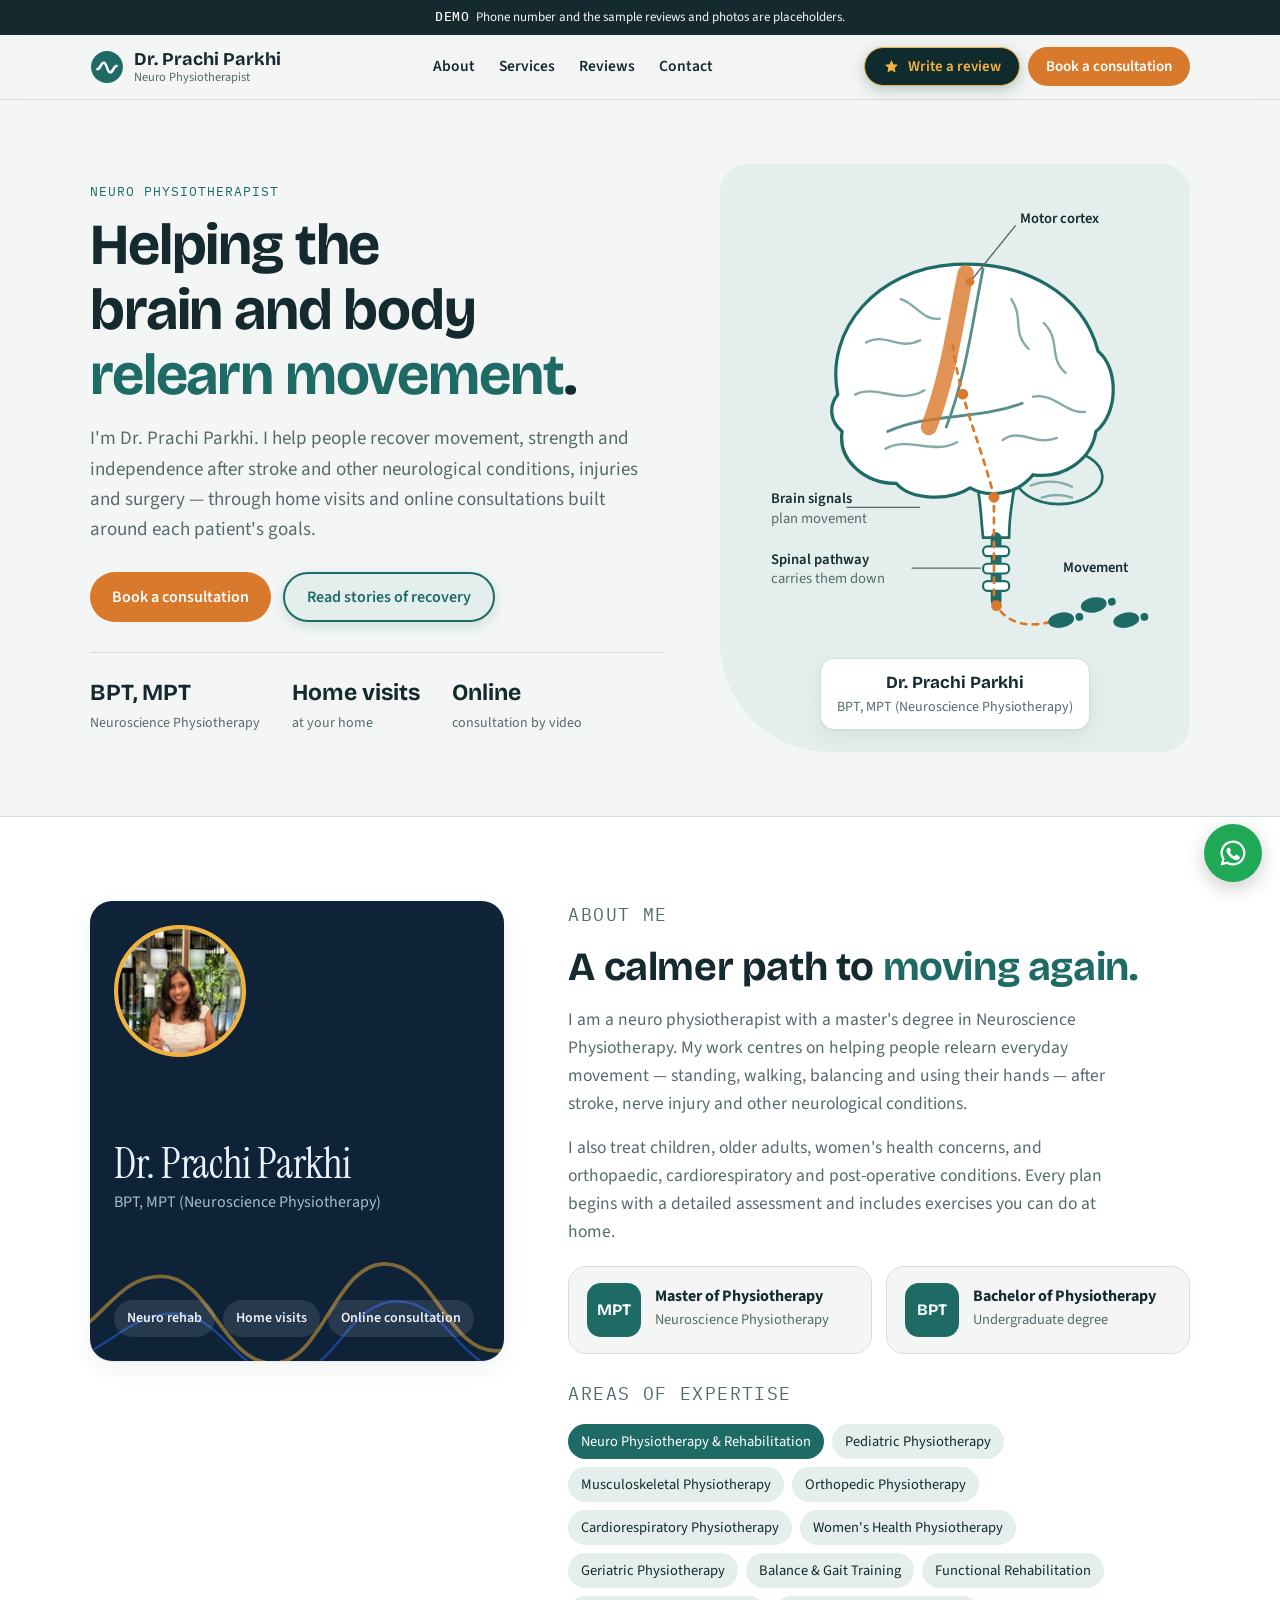
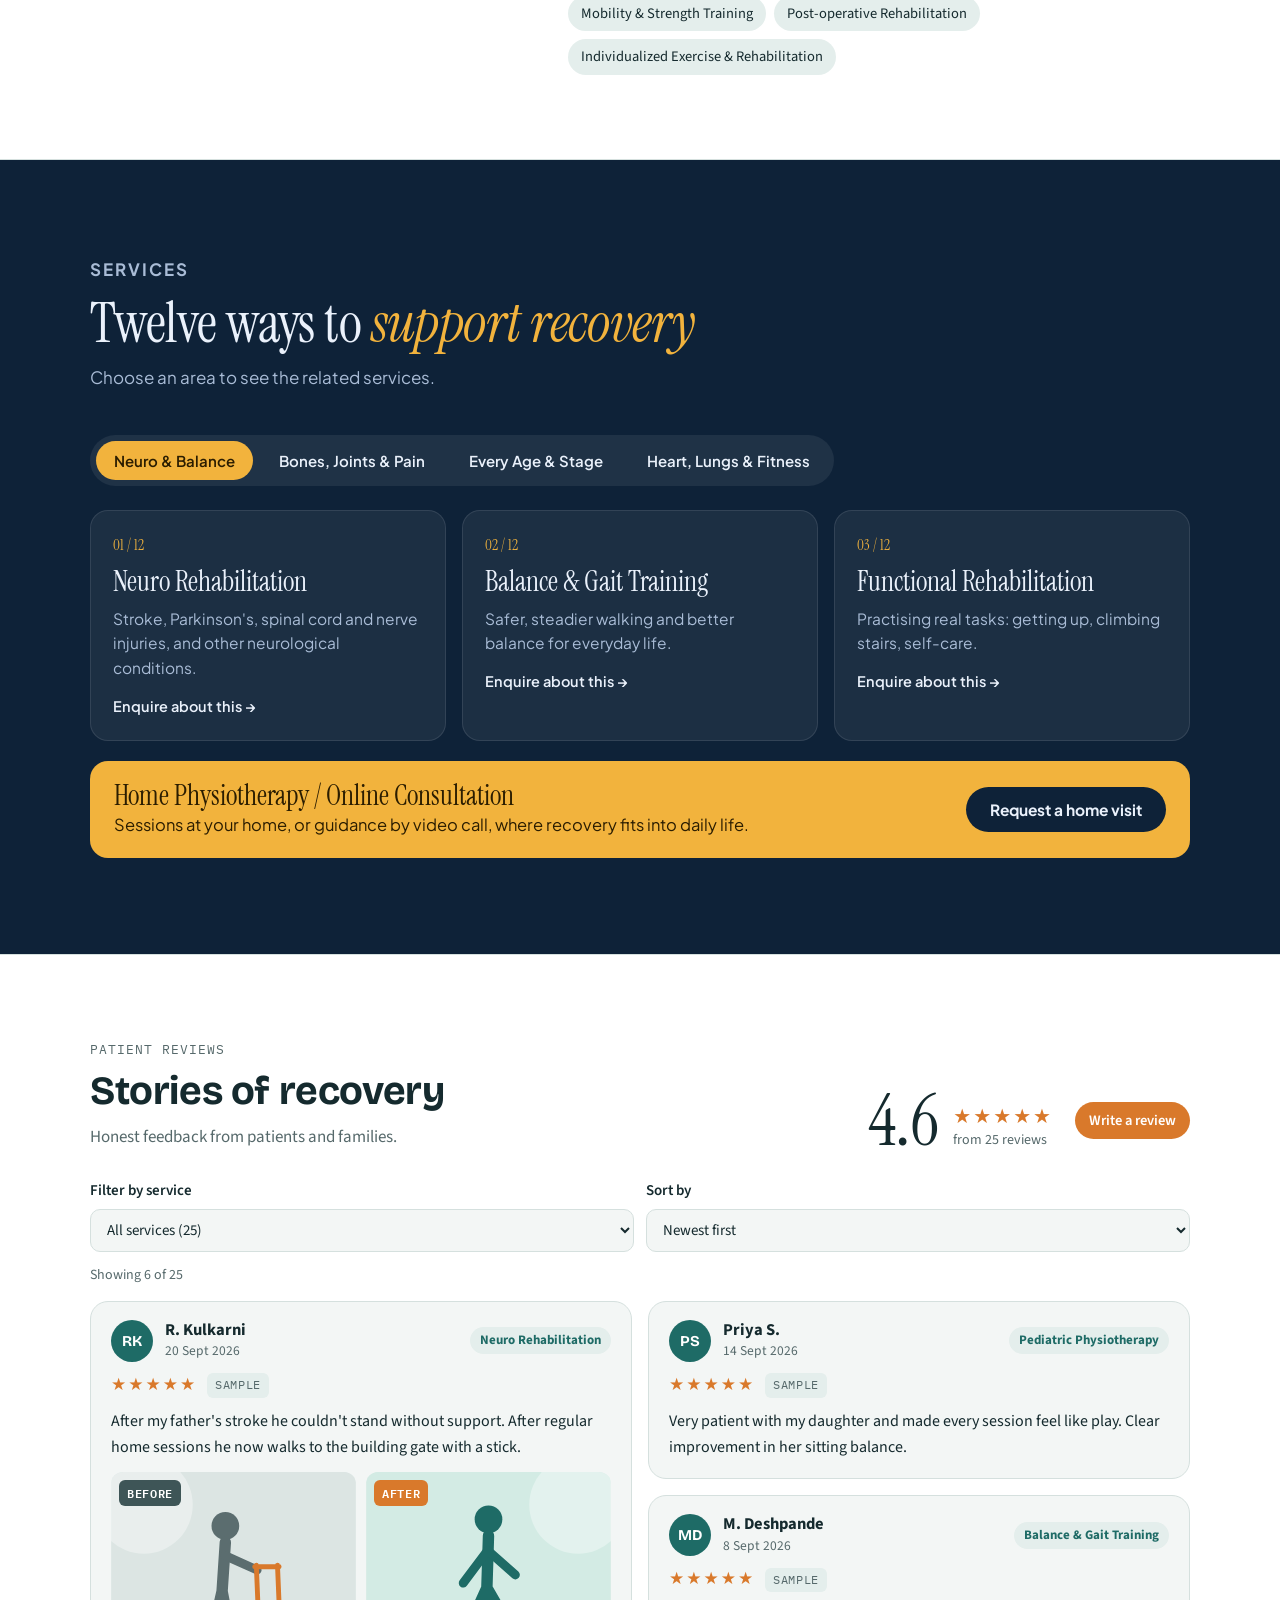
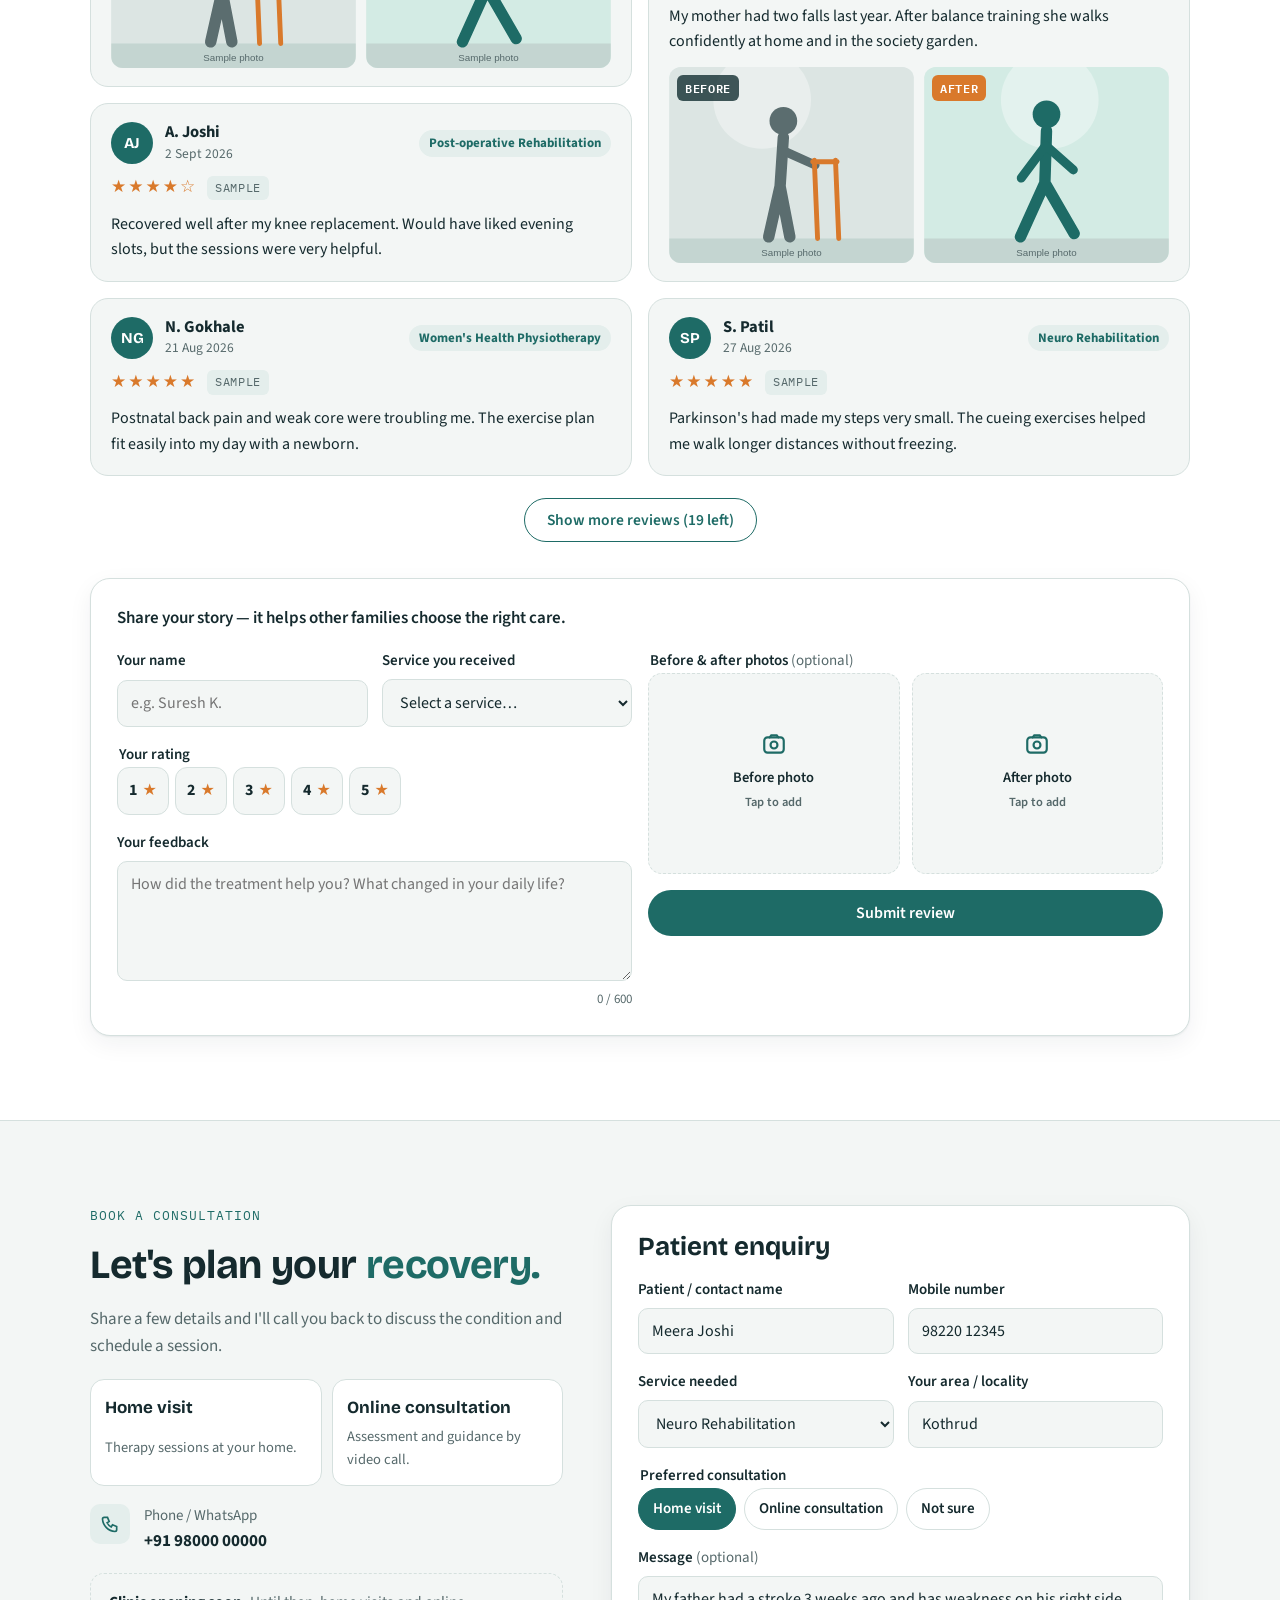
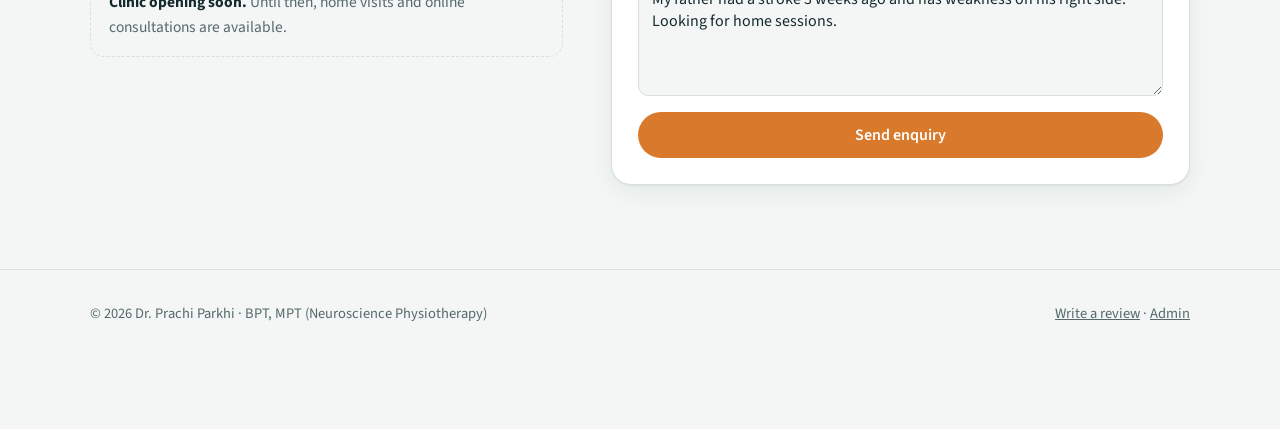
<file: index.html>
<!doctype html>
<html lang="en">
<head>
  <meta charset="utf-8">
  <meta name="viewport" content="width=device-width, initial-scale=1, viewport-fit=cover">
  <title>Dr. Prachi Parkhi Physiotherapy</title>
  <meta name="description" content="Dr. Prachi Parkhi — Neuro Physiotherapist (BPT, MPT Neuroscience Physiotherapy). Neuro rehabilitation for stroke, Parkinson's, spinal cord and brain injury, plus paediatric, orthopaedic, geriatric and women's health physiotherapy. Home visits and online consultation.">
  <meta name="keywords" content="Dr. Prachi Parkhi, neuro physiotherapist, neuro rehabilitation, stroke rehabilitation, Parkinson's physiotherapy, home physiotherapy, online physiotherapy consultation, paediatric physiotherapy, orthopaedic physiotherapy, geriatric physiotherapy, women's health physiotherapy">
  <meta property="og:title" content="Dr. Prachi Parkhi — Neuro Physiotherapist">
  <meta property="og:description" content="Neuro rehabilitation and complete physiotherapy care. Home visits and online consultation. Read stories of recovery and book a consultation.">
  <meta property="og:url" content="https://www.example.com/">
  <meta property="og:type" content="website">
  <link rel="canonical" href="https://www.example.com/">
  <link rel="icon" href="favicon.svg" type="image/svg+xml">
  <link rel="manifest" href="site.webmanifest">
  <meta name="theme-color" content="#1E6B66">
  <link rel="preconnect" href="https://fonts.googleapis.com">
  <link rel="preconnect" href="https://fonts.gstatic.com" crossorigin>
  <link rel="stylesheet" href="https://fonts.googleapis.com/css2?family=Bricolage+Grotesque:opsz,wght@12..96,500;12..96,700&family=Instrument+Serif:ital@0;1&family=Plus+Jakarta+Sans:wght@400;600;700&family=Source+Sans+3:wght@400;600;700&family=IBM+Plex+Mono:wght@400;500&display=swap">
  <link rel="stylesheet" href="style.css">
  <script type="application/ld+json">
{
  "@context": "https://schema.org",
  "@type": "Physiotherapy",
  "name": "Dr. Prachi Parkhi — Neuro Physiotherapist",
  "description": "Neuro physiotherapy and rehabilitation, with paediatric, orthopaedic & MSK, cardiorespiratory, women's health and geriatric physiotherapy. Home visits and online consultation.",
  "medicalSpecialty": "Neurologic",
  "employee": {"@type":"Person","name":"Dr. Prachi Parkhi","jobTitle":"Neuro Physiotherapist","hasCredential":["BPT","MPT (Neuroscience Physiotherapy)"]},
  "availableService": [
    {"@type":"MedicalTherapy","name":"Neuro Rehabilitation"},
    {"@type":"MedicalTherapy","name":"Balance & Gait Training"},
    {"@type":"MedicalTherapy","name":"Functional Rehabilitation"},
    {"@type":"MedicalTherapy","name":"Orthopedic & MSK Rehabilitation"},
    {"@type":"MedicalTherapy","name":"Pain Management"},
    {"@type":"MedicalTherapy","name":"Post-operative Rehabilitation"},
    {"@type":"MedicalTherapy","name":"Pediatric Physiotherapy"},
    {"@type":"MedicalTherapy","name":"Women's Health Physiotherapy"},
    {"@type":"MedicalTherapy","name":"Geriatric Physiotherapy"},
    {"@type":"MedicalTherapy","name":"Cardiorespiratory Physiotherapy"},
    {"@type":"MedicalTherapy","name":"Strength & Conditioning"},
    {"@type":"MedicalTherapy","name":"Home Physiotherapy / Online Consultation"}
  ]
}
</script>
</head>
<body>
<div class="demo" role="note"><b>DEMO</b>Phone number and the sample reviews and photos are placeholders.</div>

<header class="nav">
  <div class="wrap bar">
    <a class="brand" href="#top" aria-label="Dr. Prachi Parkhi, home">
      <svg width="34" height="34" viewBox="0 0 32 32" aria-hidden="true"><circle cx="16" cy="16" r="15" fill="var(--primary)"/><path d="M7 18c3 0 3-6 6-6s3 9 6 9 3-6 6-6" fill="none" stroke="var(--primary-ink)" stroke-width="2.4" stroke-linecap="round"/></svg>
      <span class="bt"><strong>Dr. Prachi Parkhi</strong><small>Neuro Physiotherapist</small></span>
    </a>
    <nav aria-label="Main"><ul class="desk">
      <li><a href="#about">About</a></li>
      <li><a href="#services">Services</a></li>
      <li><a href="#reviews">Reviews</a></li>
      <li><a href="#contact">Contact</a></li>
    </ul></nav>
    <div class="nav-end">
      <a class="btn btn-review" href="#reviewForm"><svg width="17" height="17" viewBox="0 0 24 24" aria-hidden="true"><path fill="currentColor" d="M12 2.8l2.8 5.9 6.4.8-4.7 4.4 1.2 6.4L12 17.2l-5.7 3.1 1.2-6.4-4.7-4.4 6.4-.8z"/></svg><span class="full">Write a review</span><span class="short">Review</span></a>
      <a class="btn btn-accent btn-book" href="#contact">Book a consultation</a>
      <button class="menu-btn" id="menuBtn" type="button" aria-expanded="false" aria-controls="mobileMenu" aria-label="Open menu">
        <svg width="22" height="22" viewBox="0 0 24 24" fill="none" stroke="currentColor" stroke-width="2.2" stroke-linecap="round"><path id="menuIco" d="M4 7h16M4 12h16M4 17h16"/></svg>
      </button>
    </div>
  </div>
  <div class="mobile-menu" id="mobileMenu" hidden>
    <ul class="wrap" style="list-style:none;margin:0">
      <li><a href="#about">About</a></li>
      <li><a href="#services">Services</a></li>
      <li><a href="#reviews">Reviews</a></li>
      <li><a href="#reviewForm" class="mm-review">★ Write a review</a></li>
      <li><a href="#contact">Book a consultation</a></li>
    </ul>
  </div>
</header>

<main id="top">
  <section class="hero">
    <div class="wrap">
      <div>
        <p class="label">Neuro Physiotherapist</p>
        <h1>Helping the brain and body <em>relearn movement</em>.</h1>
        <p class="lede">I'm Dr. Prachi Parkhi. I help people recover movement, strength and independence after stroke and other neurological conditions, injuries and surgery — through home visits and online consultations built around each patient's goals.</p>
        <div class="ctas">
          <a class="btn btn-accent" href="#contact">Book a consultation</a>
          <a class="btn btn-outline" href="#reviews">Read stories of recovery</a>
        </div>
        <div class="facts">
          <div><strong>BPT, MPT</strong><span>Neuroscience Physiotherapy</span></div>
          <div><strong>Home visits</strong><span>at your home</span></div>
          <div><strong>Online</strong><span>consultation by video</span></div>
        </div>
      </div>
      <figure class="portrait" style="margin:0">
        <svg id="brainSvg" viewBox="0 0 400 430" role="img" aria-label="Illustration: the brain's motor cortex sends signals down the spinal cord to the legs, producing a step forward">
          <ellipse class="b-cereb" cx="296" cy="272" rx="40" ry="25"/>
          <path class="b-gyri" d="M266 268c10-6 22-6 32 0M270 280c12-5 26-5 38 1M280 291c9-3 19-3 28 0"/>
          <path class="b-stem" d="M220 276c4 20 4 34 6 52h24c0-18 2-32 6-52z"/>
          <path class="b-brain" d="M92 196C80 136 128 80 200 76c62-4 118 26 132 80 18 14 20 56-2 74-4 26-30 44-58 40-14 18-40 22-58 12-18 12-54 12-68-4-30 0-54-22-50-48-12-10-12-24-4-34z"/>
          <path class="b-gyri" d="M118 148c18-10 30 8 50-2M108 196c20-10 40 10 64-4M136 246c20-12 44 6 66-6M252 108c12 18 0 30 16 46M282 130c16 16 4 32 20 46M272 198c20-4 30 16 48 14M244 238c16-12 30 6 50-2M150 108c14 4 20 20 36 18"/>
          <path class="b-sulcus" d="M138 230c42-18 82-10 124-26"/>
          <path class="b-motor" d="M210 84c-10 48-16 96-34 142"/>
          <path class="b-sulcus" d="M226 80c-10 50-16 100-34 146"/>
          <path class="b-cord" d="M238 328v58"/>
          <rect class="b-vert" x="226" y="336" width="24" height="9" rx="4"/>
          <rect class="b-vert" x="226" y="352" width="24" height="9" rx="4"/>
          <rect class="b-vert" x="226" y="368" width="24" height="9" rx="4"/>
          <path class="b-tract" id="tract" d="M198 150c6 50 26 92 38 140v96c8 18 26 26 50 20"/>
          <circle class="b-pulse" r="5"><animateMotion dur="2.6s" repeatCount="indefinite" begin="0s"><mpath href="#tract"/></animateMotion></circle>
          <circle class="b-pulse" r="0"><set attributeName="r" to="5" begin="0.87s"/><animateMotion dur="2.6s" repeatCount="indefinite" begin="0.87s"><mpath href="#tract"/></animateMotion></circle>
          <circle class="b-pulse" r="0"><set attributeName="r" to="5" begin="1.73s"/><animateMotion dur="2.6s" repeatCount="indefinite" begin="1.73s"><mpath href="#tract"/></animateMotion></circle>
          <g class="b-foot">
            <g transform="rotate(80 298 404)"><ellipse cx="298" cy="404" rx="7" ry="12"/><circle cx="298" cy="387" r="3.6"/></g>
            <g transform="rotate(80 328 390)"><ellipse cx="328" cy="390" rx="7" ry="12"/><circle cx="328" cy="373" r="3.6"/></g>
            <g transform="rotate(80 358 404)"><ellipse cx="358" cy="404" rx="7" ry="12"/><circle cx="358" cy="387" r="3.6"/></g>
          </g>
          <path class="b-lead" d="M214 92L256 40"/><circle class="b-dot" cx="214" cy="92" r="4"/>
          <text class="b-lbl" x="260" y="38">Motor cortex</text>
          <path class="b-lead" d="M100 300L168 300"/>
          <text class="b-lbl" x="30" y="296">Brain signals</text>
          <text class="b-lbl" x="30" y="314" style="font-weight:400;fill:var(--muted)">plan movement</text>
          <path class="b-lead" d="M224 356L160 356"/>
          <text class="b-lbl" x="30" y="352">Spinal pathway</text>
          <text class="b-lbl" x="30" y="370" style="font-weight:400;fill:var(--muted)">carries them down</text>
          <text class="b-lbl" x="300" y="360">Movement</text>
        </svg>
        <figcaption class="ph"><strong>Dr. Prachi Parkhi</strong><span>BPT, MPT (Neuroscience Physiotherapy)</span></figcaption>
      </figure>
    </div>
  </section>

  <section class="about" id="about">
    <div class="wrap about-grid">
      <aside class="id-card" aria-label="Profile">
        <img class="id-photo" src="prachi-parkhi.jpg" alt="Dr. Prachi Parkhi, Neuro Physiotherapist" width="132" height="132">
        <div>
          <div class="nm">Dr. Prachi Parkhi</div>
          <div class="deg">BPT, MPT (Neuroscience Physiotherapy)</div>
        </div>
                <div class="badges"><span>Neuro rehab</span><span>Home visits</span><span>Online consultation</span></div>
        <svg class="wave" viewBox="0 0 400 120" aria-hidden="true"><path d="M0 80 C40 80 50 30 90 30 S140 100 180 100 230 20 270 20 320 90 360 90 390 60 400 60" fill="none" stroke="var(--b-sun)" stroke-width="3" stroke-linecap="round" opacity=".55"/><path d="M0 100 C40 100 60 60 100 60 S150 110 190 110 240 50 280 50 330 105 370 105 400 90 400 90" fill="none" stroke="var(--b-blue)" stroke-width="2" stroke-linecap="round" opacity=".7"/></svg>
      </aside>
      <div class="about-text">
        <p class="label">About me</p>
        <h2>A calmer path to <i>moving again.</i></h2>
        <p>I am a neuro physiotherapist with a master's degree in Neuroscience Physiotherapy. My work centres on helping people relearn everyday movement — standing, walking, balancing and using their hands — after stroke, nerve injury and other neurological conditions.</p>
        <p>I also treat children, older adults, women's health concerns, and orthopaedic, cardiorespiratory and post-operative conditions. Every plan begins with a detailed assessment and includes exercises you can do at home.</p>
        <div class="quals">
          <div class="qual"><span class="d">MPT</span><span><b>Master of Physiotherapy</b><small>Neuroscience Physiotherapy</small></span></div>
          <div class="qual"><span class="d">BPT</span><span><b>Bachelor of Physiotherapy</b><small>Undergraduate degree</small></span></div>
        </div>
        <p class="label exp-title">Areas of expertise</p>
        <div class="chips">
          <span class="chip key">Neuro Physiotherapy & Rehabilitation</span>
          <span class="chip">Pediatric Physiotherapy</span>
          <span class="chip">Musculoskeletal Physiotherapy</span>
          <span class="chip">Orthopedic Physiotherapy</span>
          <span class="chip">Cardiorespiratory Physiotherapy</span>
          <span class="chip">Women's Health Physiotherapy</span>
          <span class="chip">Geriatric Physiotherapy</span>
          <span class="chip">Balance & Gait Training</span>
          <span class="chip">Functional Rehabilitation</span>
          <span class="chip">Mobility & Strength Training</span>
          <span class="chip">Post-operative Rehabilitation</span>
          <span class="chip">Individualized Exercise & Rehabilitation</span>
        </div>
      </div>
    </div>
  </section>

  <section class="services" id="services">
    <div class="wrap">
      <div class="b-head">
        <p class="b-eyebrow">Services</p>
        <h2>Twelve ways to <i>support recovery</i></h2>
        <p>Choose an area to see the related services.</p>
      </div>
      <div class="tabs-scroll"><div class="tabs" role="tablist" aria-label="Service areas" id="tabs"></div></div>
      <div class="svc-row" id="svcPanel" role="tabpanel"></div>
      <div class="home-band">
        <div><strong>Home Physiotherapy / Online Consultation</strong><span>Sessions at your home, or guidance by video call, where recovery fits into daily life.</span></div>
        <a class="btn" href="#contact" data-svc="Home Physiotherapy / Online Consultation">Request a home visit</a>
      </div>
    </div>
  </section>

  <section class="reviews" id="reviews">
    <div class="wrap">
      <div class="rev-top">
        <div class="sec-head" style="margin:0">
          <p class="label">Patient reviews</p>
          <h2>Stories of recovery</h2>
          <p>Honest feedback from patients and families.</p>
        </div>
        <div class="score-b" aria-live="polite">
          <b id="avg">4.6</b>
          <div><div class="st" id="avgStars" aria-hidden="true">★★★★★</div><small id="count">from 25 reviews</small></div>
          <a class="btn btn-accent btn-sm" href="#reviewForm">Write a review</a>
        </div>
      </div>

      <div class="rev-list-col">
        <div class="rev-tools">
          <div class="field"><label for="fSvc">Filter by service</label><select id="fSvc"></select></div>
          <div class="field"><label for="fSort">Sort by</label><select id="fSort"><option value="new">Newest first</option><option value="high">Highest rating</option><option value="low">Lowest rating</option><option value="photos">With photos first</option></select></div>
          <span class="rev-shown" id="revShown" aria-live="polite"></span>
        </div>
        <div class="rev-list" id="revList"></div>
      </div>

      <form class="card-form rv-form" id="reviewForm" novalidate>
        <div class="rf-head">
          <div class="review-intro">
            <p class="label">Dr. Prachi Parkhi · Neuro Physiotherapist</p>
            <small>Thank you for taking a minute to share your experience.</small>
          </div>
          <p class="hint">Share your story — it helps other families choose the right care.</p>
        </div>
        <div class="rf-a">
          <div class="row2">
            <div class="field"><label for="rvName">Your name</label><input type="text" id="rvName" autocomplete="name" maxlength="60" placeholder="e.g. Suresh K."></div>
            <div class="field"><label for="rvSvc">Service you received</label><select id="rvSvc"><option value="">Select a service…</option></select></div>
          </div>
          <fieldset class="field">
            <legend>Your rating</legend>
            <div class="rate-row">
              <div class="rate">
                <input type="radio" name="rating" id="r1" value="1"><label for="r1">1<span>★</span></label>
                <input type="radio" name="rating" id="r2" value="2"><label for="r2">2<span>★</span></label>
                <input type="radio" name="rating" id="r3" value="3"><label for="r3">3<span>★</span></label>
                <input type="radio" name="rating" id="r4" value="4"><label for="r4">4<span>★</span></label>
                <input type="radio" name="rating" id="r5" value="5"><label for="r5">5<span>★</span></label>
              </div>
              <span class="rate-word" id="rateWord"></span>
            </div>
          </fieldset>
          <div class="field"><label for="rvText">Your feedback</label><textarea id="rvText" maxlength="600" placeholder="How did the treatment help you? What changed in your daily life?"></textarea><span class="count" id="rvCount">0 / 600</span></div>
        </div>
        <div class="rf-b">
          <fieldset class="field">
            <legend>Before & after photos <span class="opt">(optional)</span></legend>
            <div class="photos">
              <label class="drop" id="dropBefore"><input type="file" accept="image/*" id="fileBefore" aria-label="Add a before photo">
                <span><svg width="26" height="26" viewBox="0 0 24 24" fill="none" stroke="currentColor" stroke-width="2" stroke-linecap="round"><rect x="3" y="5" width="18" height="14" rx="3"/><circle cx="12" cy="12" r="3.2"/><path d="M8 5l1.5-2h5L16 5"/></svg><br><span class="t">Before photo</span><br><span class="s">Tap to add</span></span>
              </label>
              <label class="drop" id="dropAfter"><input type="file" accept="image/*" id="fileAfter" aria-label="Add an after photo">
                <span><svg width="26" height="26" viewBox="0 0 24 24" fill="none" stroke="currentColor" stroke-width="2" stroke-linecap="round"><rect x="3" y="5" width="18" height="14" rx="3"/><circle cx="12" cy="12" r="3.2"/><path d="M8 5l1.5-2h5L16 5"/></svg><br><span class="t">After photo</span><br><span class="s">Tap to add</span></span>
              </label>
            </div>
          </fieldset>
          <label class="check" id="consentRow" hidden><input type="checkbox" id="rvConsent"> I agree that these photos may be shown on this website with my review.</label>
          <p class="err" id="rvErr" hidden></p>
          <button class="btn btn-primary" type="submit" id="rvSubmit">Submit review</button>
          <div class="ok" id="rvOk" hidden><strong>Thank you for sharing your story.</strong><span>Dr. Prachi will review it shortly; it will appear on the website once approved.</span></div>
        </div>
      </form>
    </div>
  </section>

  <section class="contact" id="contact">
    <div class="wrap">
      <div class="contact-info">
        <p class="label">Book a consultation</p>
        <h2>Let's plan your <i>recovery.</i></h2>
        <p style="color:var(--muted)">Share a few details and I'll call you back to discuss the condition and schedule a session.</p>
        <div class="modes">
          <div class="mode"><b>Home visit</b><span>Therapy sessions at your home.</span></div>
          <div class="mode"><b>Online consultation</b><span>Assessment and guidance by video call.</span></div>
        </div>
        <div class="contact-line"><div class="ico"><svg width="20" height="20" viewBox="0 0 24 24" fill="none" stroke="currentColor" stroke-width="2"><path d="M5 4h4l2 5-2.5 1.5a11 11 0 0 0 5 5L15 13l5 2v4a2 2 0 0 1-2 2A16 16 0 0 1 3 6a2 2 0 0 1 2-2"/></svg></div><div><span>Phone / WhatsApp</span><strong>+91 98000 00000</strong></div></div>
        <div class="soon"><strong>Clinic opening soon.</strong> Until then, home visits and online consultations are available.</div>
      </div>

      <form class="card-form" id="enqForm" novalidate>
        <h3>Patient enquiry</h3>
        <div class="row2">
          <div class="field"><label for="eqName">Patient / contact name</label><input type="text" id="eqName" autocomplete="name" value="Meera Joshi"></div>
          <div class="field"><label for="eqPhone">Mobile number</label><input type="tel" id="eqPhone" autocomplete="tel" inputmode="tel" value="98220 12345"></div>
        </div>
        <div class="row2">
          <div class="field"><label for="eqSvc">Service needed</label><select id="eqSvc"></select></div>
          <div class="field"><label for="eqArea">Your area / locality</label><input type="text" id="eqArea" value="Kothrud"></div>
        </div>
        <fieldset class="field">
          <legend>Preferred consultation</legend>
          <div class="pills">
            <input type="radio" name="mode" id="mHome" value="Home visit" checked><label for="mHome">Home visit</label>
            <input type="radio" name="mode" id="mOnline" value="Online consultation"><label for="mOnline">Online consultation</label>
            <input type="radio" name="mode" id="mUnsure" value="Not sure"><label for="mUnsure">Not sure</label>
          </div>
        </fieldset>
        <div class="field"><label for="eqMsg">Message <span class="opt">(optional)</span></label><textarea id="eqMsg" placeholder="Brief history, when symptoms started, current difficulties…">My father had a stroke 3 weeks ago and has weakness on his right side. Looking for home sessions.</textarea></div>
        <p class="err" id="eqErr" hidden></p>
        <button class="btn btn-accent" type="submit">Send enquiry</button>
        <div class="ok" id="eqOk" hidden>
          <strong>Enquiry ready.</strong>
          <span>In this demo nothing is sent. On the live site it arrives by email; you can also send it on WhatsApp now:</span>
          <a class="btn btn-wa" id="eqWa" href="#" target="_blank" rel="noopener">Send on WhatsApp</a>
        </div>
      </form>
    </div>
  </section>
</main>

<footer>
  <div class="wrap">
    <span>© 2026 Dr. Prachi Parkhi · BPT, MPT (Neuroscience Physiotherapy)</span>
    <span><a href="#review">Write a review</a> · <a href="#admin">Admin</a></span>
  </div>
</footer>

<a class="wa-float" id="waFloat" href="#" target="_blank" rel="noopener" aria-label="Chat on WhatsApp">
  <svg width="24" height="24" viewBox="0 0 24 24" aria-hidden="true"><path fill="currentColor" d="M12 2a10 10 0 0 0-8.6 15.1L2 22l5-1.3A10 10 0 1 0 12 2Zm0 18.2a8.2 8.2 0 0 1-4.2-1.2l-.3-.2-3 .8.8-2.9-.2-.3A8.2 8.2 0 1 1 12 20.2Zm4.5-6.1c-.2-.1-1.5-.7-1.7-.8-.2-.1-.4-.1-.6.1l-.8 1c-.1.2-.3.2-.5.1a6.7 6.7 0 0 1-3.3-2.9c-.3-.4.3-.4.7-1.3.1-.2 0-.3 0-.4l-.8-1.8c-.2-.5-.4-.4-.6-.4h-.5a1 1 0 0 0-.7.3 3 3 0 0 0-.9 2.2 5.2 5.2 0 0 0 1.1 2.7 11.8 11.8 0 0 0 4.5 4c1.7.7 2.3.8 3.2.6.5-.1 1.5-.6 1.7-1.2.2-.6.2-1.1.2-1.2-.1-.1-.3-.2-.5-.3Z"/></svg>
</a>

<div class="admin" id="admin" hidden>
  <div class="wrap">
    <div class="admin-bar">
      <div><p class="label">Admin</p><h2>Review approvals</h2></div>
      <a class="btn btn-ghost btn-sm" href="#top">Back to website</a>
    </div>
    <form class="card pin" id="pinForm" novalidate>
      <h3>Enter admin PIN</h3>
      <div class="field"><label for="pinIn">PIN</label><input type="password" id="pinIn" inputmode="numeric" autocomplete="off"></div>
      <small>Demo PIN: 1234. The live site will use a proper login.</small>
      <p class="err" id="pinErr" hidden>That PIN is incorrect. Try again.</p>
      <button class="btn btn-primary" type="submit">Open admin</button>
    </form>
    <div id="adminBody" hidden>
      <div class="atabs" role="tablist">
        <button type="button" role="tab" aria-selected="true" data-t="pending">Pending<span class="c" id="cPending">0</span></button>
        <button type="button" role="tab" aria-selected="false" data-t="approved">Published</button>
      </div>
      <div class="alist" id="aList"></div>
    </div>
  </div>
</div>

<script src="main.js"></script>
</body>
</html>
</file>
<file: style.css>
/* Dr. Prachi Parkhi — site styles */
:root{padding-top:env(safe-area-inset-top,0px);padding-bottom:env(safe-area-inset-bottom,0px)}
body{margin:0}
img{max-width:100%}
:root{
  --ground:#F3F6F5; --surface:#FFFFFF; --tint:#E4EEEC;
  --ink:#152A2E; --muted:#56696B; --line:#D5E0DE;
  --primary:#1E6B66; --primary-ink:#FFFFFF;
  --accent:#D9792B; --accent-ink:#FFFFFF;
  --deep:#0F2B2D; --on-deep:#E8F2F1; --on-deep-muted:#A7BFBF; --deep-card:rgba(255,255,255,.06); --deep-line:rgba(255,255,255,.12);
  --wa:#1FA855; --star:#D9792B; --pending:#8A6A1F; --pending-bg:#F6ECD3; --err:#B83A2B; --good:#1E7B4F;
  --shadow:0 1px 2px rgba(21,42,46,.06),0 8px 24px rgba(21,42,46,.06);
  --display:"Bricolage Grotesque",ui-sans-serif,system-ui,sans-serif;
  --body:"Source Sans 3",ui-sans-serif,system-ui,"Segoe UI",sans-serif;
  --mono:"IBM Plex Mono",ui-monospace,Menlo,Consolas,monospace;
}
@media (prefers-color-scheme:dark){
  :root:not([data-theme="light"]){
    color-scheme:dark;
    --ground:#0E1719; --surface:#152226; --tint:#1A2D30;
    --ink:#E5EEED; --muted:#9DB0B1; --line:#27393C;
    --primary:#5DBDB3; --primary-ink:#0C1A1B;
    --accent:#EE9E5A; --accent-ink:#1A0F05;
    --deep:#081214; --on-deep:#E8F2F1; --on-deep-muted:#9DB5B5;
    --star:#EE9E5A; --pending:#E8C77A; --pending-bg:#3A301A; --err:#FF8A7A; --good:#6FD3A0;
    --shadow:0 1px 2px rgba(0,0,0,.3),0 8px 24px rgba(0,0,0,.25);
  }
}
:root[data-theme="dark"]{
  color-scheme:dark;
  --ground:#0E1719; --surface:#152226; --tint:#1A2D30;
  --ink:#E5EEED; --muted:#9DB0B1; --line:#27393C;
  --primary:#5DBDB3; --primary-ink:#0C1A1B;
  --accent:#EE9E5A; --accent-ink:#1A0F05;
  --deep:#081214; --on-deep:#E8F2F1; --on-deep-muted:#9DB5B5;
  --star:#EE9E5A; --pending:#E8C77A; --pending-bg:#3A301A; --err:#FF8A7A; --good:#6FD3A0;
  --shadow:0 1px 2px rgba(0,0,0,.3),0 8px 24px rgba(0,0,0,.25);
}
*{box-sizing:border-box}
[hidden]{display:none!important}
html{scroll-behavior:smooth;scroll-padding-top:76px}
@media (prefers-reduced-motion:reduce){html{scroll-behavior:auto}*{transition:none!important;animation:none!important}}
body{background:var(--ground);color:var(--ink);font-family:var(--body);font-size:17px;line-height:1.6;overflow-x:hidden}
a{color:var(--primary)}
:focus-visible{outline:3px solid var(--accent);outline-offset:2px;border-radius:4px}
.wrap{max-width:1140px;margin-inline:auto;padding-inline:20px}
@media (max-width:420px){.wrap{padding-inline:16px}body{font-size:16px}}
h1,h2,h3{font-family:var(--display);line-height:1.12;text-wrap:balance;margin:0}
h2{font-size:clamp(26px,4.2vw,40px);font-weight:700;letter-spacing:-.01em}
h2 i{font-style:normal;color:var(--primary)}
h3{font-size:clamp(17px,2vw,19px);font-weight:700}
p{margin:0}
.label{font-family:var(--mono);font-size:12.5px;letter-spacing:.08em;text-transform:uppercase;color:var(--primary)}
section{padding-block:clamp(48px,8vw,84px)}
.sec-head{display:grid;gap:10px;max-width:660px;margin-bottom:clamp(24px,4vw,36px)}
.sec-head p{color:var(--muted)}

.demo{background:var(--ink);color:var(--ground);font-size:13px;padding:7px 16px;text-align:center}
.demo b{font-family:var(--mono);font-weight:500;letter-spacing:.06em;margin-right:6px}

/* nav */
header.nav{position:sticky;top:env(safe-area-inset-top,0px);z-index:40;background:color-mix(in srgb,var(--ground) 90%,transparent);backdrop-filter:saturate(1.4) blur(10px);-webkit-backdrop-filter:saturate(1.4) blur(10px);border-bottom:1px solid var(--line)}
.nav .bar{display:flex;align-items:center;justify-content:space-between;gap:12px;height:64px}
.brand{display:flex;align-items:center;gap:10px;text-decoration:none;color:var(--ink);min-width:0}
.brand svg{flex:none}
.brand .bt{display:grid;line-height:1.15;min-width:0}
.brand strong{font-family:var(--display);font-weight:700;font-size:18px;white-space:nowrap;overflow:hidden;text-overflow:ellipsis}
.brand small{font-size:12.5px;color:var(--muted);white-space:nowrap}
.nav ul{display:flex;gap:24px;list-style:none;margin:0;padding:0}
.nav ul a{color:var(--ink);text-decoration:none;font-weight:600;font-size:15.5px}
.nav ul a:hover{color:var(--primary)}
.nav-end{display:flex;align-items:center;gap:8px}
.menu-btn{display:none;width:44px;height:44px;border-radius:12px;border:1.5px solid var(--line);background:var(--surface);color:var(--ink);cursor:pointer;place-items:center}
.mobile-menu{display:none}
@media (max-width:1100px){
  .nav ul.desk{display:none}
  .menu-btn{display:grid}
  .mobile-menu{display:block;border-top:1px solid var(--line);background:var(--surface)}
  .mobile-menu ul{display:grid;gap:0;padding-block:6px}
  .mobile-menu a{display:block;padding:13px 4px;font-size:17px;border-bottom:1px solid var(--line)}
  .mobile-menu li:last-child a{border-bottom:0}
  .mobile-menu a.mm-review{color:#B7801A;font-weight:700}
}
@media (max-width:520px){.nav .btn-book{display:none}}
.btn{display:inline-flex;align-items:center;justify-content:center;gap:8px;border:0;border-radius:999px;padding:12px 22px;font:600 16px var(--body);cursor:pointer;text-decoration:none;transition:transform .15s,filter .15s;text-align:center}
.btn:hover{transform:translateY(-1px);filter:brightness(1.05)}
.btn-accent{background:var(--accent);color:var(--accent-ink)}
.btn-primary{background:var(--primary);color:var(--primary-ink)}
.btn-ghost{background:transparent;color:var(--ink);border:1.5px solid var(--line)}
.btn-wa{background:var(--wa);color:#fff}
.btn-outline{background:var(--tint);color:var(--primary);border:2px solid var(--primary);box-shadow:0 4px 14px color-mix(in srgb,var(--primary) 18%,transparent)}
.btn-outline:hover{background:var(--primary);color:var(--primary-ink);filter:none;box-shadow:0 8px 20px color-mix(in srgb,var(--primary) 30%,transparent)}
.btn-review{--gold:#F2B33D;background:#0F2B2D;color:var(--gold);border:1.5px solid var(--gold);padding:8px 18px!important;font-size:15px;box-shadow:0 0 0 0 rgba(242,179,61,.5),0 4px 14px rgba(15,43,45,.25);animation:reviewPulse 2.8s ease-out 1s 3}
.btn-review svg{color:var(--gold)}
.btn-review:hover{background:var(--gold);color:#2B1D00;filter:none;box-shadow:0 8px 22px rgba(242,179,61,.45)}
.btn-review:hover svg{color:#2B1D00}
@keyframes reviewPulse{0%{box-shadow:0 0 0 0 rgba(242,179,61,.55),0 4px 14px rgba(15,43,45,.25)}70%{box-shadow:0 0 0 10px rgba(242,179,61,0),0 4px 14px rgba(15,43,45,.25)}100%{box-shadow:0 0 0 0 rgba(242,179,61,0),0 4px 14px rgba(15,43,45,.25)}}
.btn-accent:hover{box-shadow:0 8px 20px color-mix(in srgb,var(--accent) 35%,transparent)}
.nav .btn{white-space:nowrap}
.btn-review .short{display:none}
@media (max-width:520px){
  .btn-review{padding:6px 10px!important;font-size:13.5px;gap:5px}
  .btn-review svg{width:14px;height:14px}
  .btn-review .full{display:none}.btn-review .short{display:inline}
  .brand small{display:none}
  .brand{gap:8px}.brand svg{width:30px;height:30px}
  .brand{flex:1 1 auto;margin-right:4px}.brand strong{font-size:15px;white-space:normal;line-height:1.1;overflow:visible}
  .nav .bar{gap:8px}.nav-end{gap:6px}
  .menu-btn{width:40px;height:40px}
}
@media (max-width:350px){.brand strong{font-size:14px}}
.btn-sm{padding:8px 14px;font-size:14.5px}
.nav .btn{padding:9px 18px;font-size:15px}

/* hero */
.hero{padding-block:clamp(36px,6vw,64px)}
.hero .wrap{display:grid;grid-template-columns:1.1fr .9fr;gap:clamp(28px,5vw,56px);align-items:center}
.hero h1{font-size:clamp(34px,5.6vw,58px);font-weight:700;letter-spacing:-.02em;margin-block:12px 16px}
.hero h1 em{font-style:normal;color:var(--primary)}
.hero .lede{font-size:clamp(17px,2vw,19px);color:var(--muted);max-width:34em}
.hero .ctas{display:flex;flex-wrap:wrap;gap:12px;margin-top:26px}
.facts{display:grid;grid-template-columns:repeat(3,auto);justify-content:start;gap:12px 32px;margin-top:30px;padding-top:22px;border-top:1px solid var(--line)}
.facts div{display:grid}
.facts strong{font-family:var(--display);font-size:clamp(19px,2.4vw,23px)}
.facts span{font-size:14px;color:var(--muted)}
.portrait{background:var(--tint);border-radius:28px 28px 28px 110px;padding:18px 18px 22px;display:grid;gap:10px;width:100%}
.portrait svg{width:100%;height:auto;display:block}
.portrait .ph{justify-self:center;background:var(--surface);border:1px solid var(--line);border-radius:14px;padding:10px 16px;box-shadow:var(--shadow);font-size:14px;text-align:center}
.portrait .ph strong{display:block;font-family:var(--display);font-size:17px}
.portrait .ph span{color:var(--muted)}
/* brain illustration */
.b-brain{fill:var(--surface);stroke:var(--primary);stroke-width:3}
.b-cereb{fill:var(--tint);stroke:var(--primary);stroke-width:2.5}
.b-stem{fill:var(--surface);stroke:var(--primary);stroke-width:2.5}
.b-gyri{fill:none;stroke:color-mix(in srgb,var(--primary) 45%,var(--line));stroke-width:2.2;stroke-linecap:round}
.b-sulcus{fill:none;stroke:color-mix(in srgb,var(--primary) 70%,var(--line));stroke-width:2.6;stroke-linecap:round}
.b-motor{fill:none;stroke:var(--accent);stroke-width:15;stroke-linecap:round;opacity:.8}
.b-cord{fill:none;stroke:var(--primary);stroke-width:10;stroke-linecap:round}
.b-vert{fill:var(--surface);stroke:var(--primary);stroke-width:2}
.b-tract{fill:none;stroke:var(--accent);stroke-width:2.5;stroke-dasharray:5 6;stroke-linecap:round}
.b-pulse{fill:var(--accent)}
.b-foot{fill:var(--primary)}
.b-lbl{font:600 13.5px var(--body);fill:var(--ink)}
.b-lead{stroke:var(--muted);stroke-width:1.3;fill:none}
.b-dot{fill:var(--accent)}
@media (max-width:900px){.hero .wrap{grid-template-columns:1fr}.portrait{max-width:520px;justify-self:center;border-radius:24px 24px 24px 72px}}
@media (max-width:520px){.facts{grid-template-columns:1fr 1fr}.hero .ctas .btn{flex:1 1 100%}}

/* about */
.about{background:var(--surface);border-block:1px solid var(--line)}
.about-grid{display:grid;grid-template-columns:.8fr 1.2fr;gap:clamp(28px,5vw,64px);align-items:start}
.id-card{--b-deep:#0E2238;--b-sun:#F2B33D;--b-blue:#2456C9;--b-on:#EAF1FB;--b-muted:#A9BCD6;
  position:sticky;top:88px;background:var(--b-deep);color:var(--b-on);border-radius:22px;padding:24px;display:grid;gap:18px;align-content:space-between;min-height:460px;overflow:hidden;box-shadow:var(--shadow)}
.id-card .wave{position:absolute;left:-10%;right:-10%;bottom:-6%;width:120%;height:auto;pointer-events:none;opacity:.9}
.id-photo{width:132px;height:132px;border-radius:50%;object-fit:cover;object-position:center 30%;border:4px solid var(--b-sun);display:block;background:#DDE7F3}
.id-card .nm{font:400 clamp(34px,3.8vw,42px)/1.05 "Instrument Serif",Georgia,"Times New Roman",serif;letter-spacing:-.01em}
.id-card .deg{color:var(--b-muted);font-size:16px;margin-top:4px}
.badges{display:flex;flex-wrap:wrap;gap:8px;position:relative;z-index:1}
.badges span{font-size:14px;font-weight:600;padding:7px 13px;border-radius:999px;background:rgba(255,255,255,.1);color:var(--b-on)}
.about-text{display:grid;gap:16px;align-content:start}
.about-text p{color:var(--muted);font-size:17.5px;max-width:62ch}
.quals{display:grid;grid-template-columns:1fr 1fr;gap:14px;margin-top:4px}
.qual{background:var(--ground);border:1px solid var(--line);border-radius:18px;padding:16px 18px;display:flex;gap:14px;align-items:center}
.qual .d{flex:none;width:54px;height:54px;border-radius:14px;display:grid;place-items:center;font:700 16px var(--display);background:var(--primary);color:var(--primary-ink)}
.qual b{display:block;font-size:16px;line-height:1.3}
.qual small{color:var(--muted);font-size:14.5px}
.exp-title{margin-top:10px}
.chips{display:flex;flex-wrap:wrap;gap:8px}
.chip{font-size:14.5px;padding:6px 13px;border-radius:999px;background:var(--tint);color:var(--ink)}
.chip.key{background:var(--primary);color:var(--primary-ink)}
@media (max-width:900px){.about-grid{grid-template-columns:1fr}.id-card{position:relative;top:0;min-height:0;max-width:520px}}
@media (max-width:520px){.quals{grid-template-columns:1fr}.id-photo{width:112px;height:112px}}

/* services — identical to Design B */
.services{--b-deep:#0E2238;--b-sun:#F2B33D;--b-sun-ink:#2B1D00;--b-on:#EAF1FB;--b-muted:#A9BCD6;
  background:var(--b-deep);color:var(--b-on);font-family:"Plus Jakarta Sans",ui-sans-serif,system-ui,"Segoe UI",sans-serif;font-size:16.5px;padding-block:clamp(56px,9vw,96px)}
.services .b-head{display:grid;gap:12px;max-width:660px;margin-bottom:clamp(28px,4vw,44px)}
.services .b-eyebrow{font-size:13px;font-weight:700;letter-spacing:.12em;text-transform:uppercase;color:var(--b-muted);margin:0}
.services h2{font-family:"Instrument Serif",Georgia,"Times New Roman",serif;font-weight:400;font-size:clamp(36px,5.5vw,56px);line-height:1.02;letter-spacing:-.01em}
.services h2 i{color:var(--b-sun);font-style:italic}
.services .b-head p{color:var(--b-muted);font-size:17px}
.tabs-scroll{overflow-x:auto;margin-inline:-20px;padding-inline:20px;scrollbar-width:none}
.tabs-scroll::-webkit-scrollbar{display:none}
@media (max-width:420px){.tabs-scroll{margin-inline:-16px;padding-inline:16px}}
.tabs{display:inline-flex;gap:8px;padding:6px;border-radius:999px;background:rgba(255,255,255,.07);margin-bottom:24px}
.tabs button{white-space:nowrap;border:0;border-radius:999px;padding:10px 18px;font:600 15px "Plus Jakarta Sans",ui-sans-serif,system-ui,sans-serif;background:transparent;color:var(--b-on);cursor:pointer}
.tabs button[aria-selected="true"]{background:var(--b-sun);color:var(--b-sun-ink)}
.tabs button:focus-visible{outline:3px solid var(--b-sun);outline-offset:2px}
.svc-row{display:grid;grid-template-columns:repeat(3,1fr);gap:16px}
@media (max-width:860px){.svc-row{grid-template-columns:1fr}}
.svc{background:rgba(255,255,255,.06);border:1px solid rgba(255,255,255,.1);border-radius:18px;padding:22px;display:grid;gap:10px;align-content:start}
.svc .n{font-family:"Instrument Serif",Georgia,serif;font-size:15px;color:var(--b-sun)}
.svc h3{font-family:"Instrument Serif",Georgia,"Times New Roman",serif;font-weight:400;font-size:28px;line-height:1.05}
.svc p{color:var(--b-muted);font-size:15.5px;line-height:1.6}
.svc .ask{color:var(--b-on);font-weight:600;font-size:14.5px;text-decoration:none;margin-top:4px}
.svc .ask:hover{text-decoration:underline}
.home-band{margin-top:20px;display:flex;flex-wrap:wrap;gap:16px;align-items:center;justify-content:space-between;background:var(--b-sun);color:var(--b-sun-ink);border-radius:18px;padding:20px 24px}
.home-band strong{font-family:"Instrument Serif",Georgia,serif;font-weight:400;font-size:28px;line-height:1.1;display:block}
.home-band .btn{background:var(--b-deep);color:var(--b-on);border-radius:999px;padding:13px 24px;font:700 15.5px "Plus Jakarta Sans",ui-sans-serif,system-ui,sans-serif}

/* reviews */
.reviews{background:var(--surface);border-block:1px solid var(--line)}
.rev-top{display:grid;grid-template-columns:1fr auto;gap:20px 24px;align-items:end;margin-bottom:28px}
.summary{display:flex;align-items:center;gap:16px;background:var(--tint);border-radius:16px;padding:14px 20px}
.summary .avg{font-family:var(--display);font-size:40px;font-weight:700;line-height:1}
.summary small{display:block;color:var(--muted);font-size:14px}
.stars{color:var(--star);letter-spacing:2px;font-size:17px}
@media (max-width:720px){.rev-top{grid-template-columns:1fr}.summary{justify-self:start}}
.rev-layout{display:grid;grid-template-columns:1.3fr 1fr;gap:32px;align-items:start}
@media (max-width:960px){.rev-layout{grid-template-columns:1fr}.rev-layout .card-form{order:-1}}
.rev-list{display:grid;gap:16px}
.rev-cols{display:grid;grid-template-columns:1fr 1fr;gap:16px;align-items:start}
.rev-col{display:grid;gap:16px;min-width:0}
.score-b{display:flex;align-items:flex-end;gap:14px;flex-wrap:wrap}
.score-b b{font:400 72px/.85 "Instrument Serif",Georgia,"Times New Roman",serif;color:var(--ink)}
.score-b .st{color:var(--star);font-size:20px;letter-spacing:2px;line-height:1.2}
.score-b small{display:block;color:var(--muted);font-size:14px}
.score-b .btn{margin-left:8px;align-self:center}
@media (max-width:720px){.score-b .btn{margin-left:0}}
.rv-form{margin-top:36px;grid-template-columns:1fr 1fr;gap:18px 32px;align-items:start;scroll-margin-top:90px}
.rv-form .rf-head{grid-column:1/-1;display:grid;gap:4px}
.rv-form .rf-head .hint{margin:0;font-size:17px;color:var(--ink);font-weight:600}
.rf-a,.rf-b{display:grid;gap:16px;min-width:0;align-content:start}
@media (max-width:860px){.rv-form{grid-template-columns:1fr}}
.rate-row{display:flex;align-items:center;gap:12px;flex-wrap:wrap}
.rate-word{min-height:0}
.field .count{justify-self:end;margin-top:2px}
.rev{border:1px solid var(--line);border-radius:18px;padding:18px 20px;display:grid;gap:10px;background:var(--ground)}
.rev-head{display:flex;justify-content:space-between;gap:8px 12px;flex-wrap:wrap;align-items:center}
.who{display:flex;gap:12px;align-items:center;min-width:0}
.avatar{flex:none;width:42px;height:42px;border-radius:50%;display:grid;place-items:center;font:700 15px var(--display);background:var(--primary);color:var(--primary-ink)}
.who b{display:block;font-size:16.5px;line-height:1.25}
.who small{display:block;color:var(--muted);font-size:13.5px}
.rev-tools{display:flex;flex-wrap:wrap;gap:12px;align-items:end;margin-bottom:14px}
.rev-tools .field{flex:1 1 190px}
.rev-tools select{padding:9px 12px;font-size:15px}
.rev-shown{width:100%;font-size:14px;color:var(--muted)}
.svc-tag{font-size:13px;font-weight:700;color:var(--primary);background:var(--tint);padding:3px 10px;border-radius:999px}
.empty{padding:26px;text-align:center;color:var(--muted);border:1.5px dashed var(--line);border-radius:16px}
.tag{font-family:var(--mono);font-size:11.5px;letter-spacing:.05em;text-transform:uppercase;padding:3px 8px;border-radius:6px;background:var(--tint);color:var(--muted)}
.tag.pending{background:var(--pending-bg);color:var(--pending)}
.rev p{font-size:16px;overflow-wrap:anywhere}
.ba{display:grid;grid-template-columns:1fr 1fr;gap:10px;margin-top:2px}
.ba figure{margin:0;position:relative;border-radius:12px;overflow:hidden;background:var(--tint);aspect-ratio:5/4}
.ba button{all:unset;cursor:zoom-in;display:block;width:100%;height:100%}
.ba button:focus-visible{outline:3px solid var(--accent);outline-offset:-3px}
.ba img{width:100%;height:100%;object-fit:cover;display:block}
.ba figcaption{position:absolute;left:8px;top:8px;font:600 11.5px var(--mono);letter-spacing:.06em;text-transform:uppercase;padding:3px 8px;border-radius:6px;background:rgba(15,43,45,.78);color:#fff;pointer-events:none}
.ba figure.after figcaption{background:var(--accent);color:var(--accent-ink)}
.ba .solo{grid-column:1/-1;aspect-ratio:16/9}
.more{justify-self:start;background:none;border:0;color:var(--primary);font:600 15.5px var(--body);cursor:pointer;padding:4px 0}
.more-row{display:flex;flex-wrap:wrap;gap:10px;align-items:center;justify-content:center;padding-top:6px}
.btn-more{background:var(--surface);color:var(--primary);border:1.5px solid var(--primary);border-radius:999px;padding:10px 22px;font:600 15.5px var(--body);cursor:pointer}
.btn-more:hover{background:var(--tint)}
.rev-list-col{min-width:0}
.summary{display:grid!important;grid-template-columns:auto minmax(170px,240px);gap:10px 24px;align-items:center}
.sum-main{display:grid;justify-items:start;gap:2px}
.bars{display:grid;gap:3px}
.bar-row{all:unset;cursor:pointer;display:grid;grid-template-columns:28px 1fr 26px;gap:8px;align-items:center;font-size:13.5px;color:var(--muted);padding:2px 4px;border-radius:6px;font-variant-numeric:tabular-nums}
.bar-row:hover,.bar-row[aria-pressed="true"]{background:var(--surface)}
.bar-row:focus-visible{outline:2px solid var(--accent)}
.bar-row[aria-pressed="true"]{color:var(--ink);font-weight:700}
.bar-row .track{display:block;height:8px;border-radius:999px;background:color-mix(in srgb,var(--muted) 18%,transparent);overflow:hidden}
.bar-row .fill{display:block;height:100%;border-radius:999px;background:var(--star)}
.bar-row .ct{text-align:right}
@media (max-width:420px){.summary{grid-template-columns:1fr;justify-self:stretch}}
.clear{border:0;background:var(--tint);color:var(--ink);border-radius:999px;padding:2px 10px;font:600 13px var(--body);cursor:pointer;margin-left:6px}
.strip-wrap{display:grid;gap:10px;margin-bottom:22px}
.strip{display:flex;gap:12px;overflow-x:auto;scroll-snap-type:x mandatory;padding-bottom:8px;scrollbar-width:thin}
.sc{flex:0 0 250px;scroll-snap-align:start;border:1px solid var(--line);border-radius:16px;background:var(--ground);padding:10px;display:grid;gap:8px}
.sc .pair{display:grid;grid-template-columns:1fr 1fr;gap:6px}
.sc .pair button{all:unset;cursor:zoom-in;position:relative;display:block;border-radius:10px;overflow:hidden}
.sc .pair button:focus-visible{outline:3px solid var(--accent)}
.sc .pair img{display:block;width:100%;aspect-ratio:1;object-fit:cover}
.sc .pair span{position:absolute;left:5px;top:5px;font:600 10px var(--mono);text-transform:uppercase;letter-spacing:.05em;padding:2px 6px;border-radius:5px;background:rgba(15,43,45,.78);color:#fff}
.sc .pair button:last-child span{background:var(--accent);color:var(--accent-ink)}
.sc b{font-size:15px;display:block;line-height:1.3}
.sc small{color:var(--muted);font-size:13px}
.sc .stars{font-size:14px}

/* forms */
.card-form{background:var(--surface);border:1px solid var(--line);border-radius:20px;padding:clamp(18px,3vw,26px);box-shadow:var(--shadow);display:grid;gap:16px;min-width:0}
.card-form h3{font-size:clamp(22px,2.6vw,26px)}
.card-form .hint{color:var(--muted);font-size:15px;margin-top:-8px}
.field{display:grid;gap:6px;min-width:0}
.field label,.field legend{font-weight:600;font-size:15px}
.opt{font-weight:400;color:var(--muted)}
.row2{display:grid;grid-template-columns:1fr 1fr;gap:14px}
@media (max-width:560px){.row2{grid-template-columns:1fr}}
input[type=text],input[type=tel],input[type=password],select,textarea{width:100%;font:16px var(--body);color:var(--ink);background:var(--ground);border:1.5px solid var(--line);border-radius:10px;padding:11px 13px;min-width:0}
textarea{min-height:120px;resize:vertical}
input:focus,select:focus,textarea:focus{outline:none;border-color:var(--primary);box-shadow:0 0 0 3px color-mix(in srgb,var(--primary) 22%,transparent)}
fieldset{border:0;padding:0;margin:0;min-width:0}
.rate{display:flex;gap:6px;flex-wrap:wrap}
.rate input{position:absolute;opacity:0;width:1px;height:1px}
.rate label{display:grid;grid-auto-flow:column;place-items:center;gap:3px;min-width:52px;height:48px;padding-inline:10px;border-radius:12px;border:1.5px solid var(--line);background:var(--ground);cursor:pointer;font-weight:700;font-size:16px}
.rate label span{color:var(--star)}
.rate input:checked + label{background:var(--deep);color:var(--on-deep);border-color:var(--deep)}
.rate input:focus-visible + label{outline:3px solid var(--accent)}
.rate-word{font-size:14.5px;color:var(--muted);min-height:1.4em}
.count{justify-self:end;font-size:13px;color:var(--muted);margin-top:-10px}
.photos{display:grid;grid-template-columns:1fr 1fr;gap:12px}
.drop{position:relative;border:1.5px dashed var(--line);border-radius:14px;background:var(--ground);aspect-ratio:5/4;display:grid;place-items:center;text-align:center;padding:10px;cursor:pointer;overflow:hidden}
.drop:hover,.drop:focus-within{border-color:var(--primary)}
.drop input{position:absolute;inset:0;opacity:0;cursor:pointer}
.drop .t{font-weight:600;font-size:14.5px}
.drop .s{font-size:12.5px;color:var(--muted)}
.drop svg{color:var(--primary)}
.drop img{position:absolute;inset:0;width:100%;height:100%;object-fit:cover}
.drop .rm{position:absolute;right:6px;top:6px;z-index:2;border:0;border-radius:999px;padding:4px 10px;font:600 12.5px var(--body);background:rgba(0,0,0,.65);color:#fff;cursor:pointer}
.drop .cap{position:absolute;left:6px;top:6px;z-index:2;font:600 11px var(--mono);text-transform:uppercase;letter-spacing:.06em;padding:3px 7px;border-radius:6px;background:rgba(0,0,0,.65);color:#fff}
.drop.dragover{border-color:var(--primary);background:var(--tint)}
.check{display:flex;gap:10px;align-items:flex-start;font-size:14.5px;color:var(--muted)}
.check input{margin-top:4px;accent-color:var(--primary);width:17px;height:17px;flex:none}
.pills{display:flex;flex-wrap:wrap;gap:8px}
.pills input{position:absolute;opacity:0;width:1px;height:1px}
.pills label{padding:8px 14px;border-radius:999px;border:1.5px solid var(--line);font-size:15px;cursor:pointer;font-weight:600}
.pills input:checked + label{background:var(--primary);border-color:var(--primary);color:var(--primary-ink)}
.pills input:focus-visible + label{outline:3px solid var(--accent)}
.err{color:var(--err);font-size:14.5px}
.ok{border-radius:14px;padding:16px 18px;background:var(--tint);display:grid;gap:10px}
.ok strong{font-size:17px}
.card-form .btn[type=submit]{width:100%}
.review-intro{display:none}

/* review-only mode (#review link for patients) */
body.mode-review main > section:not(#reviews),body.mode-review footer,body.mode-review .wa-float{display:none}
body.mode-review .reviews{background:var(--ground);border:0;min-height:80vh}
body.mode-review .rev-top,body.mode-review .rev-list-col{display:none}
body.mode-review .rv-form{grid-template-columns:1fr;max-width:600px;margin:0 auto}
body.mode-review .review-intro{display:grid;gap:6px;text-align:center;margin-bottom:6px}
body.mode-review .review-intro small{color:var(--muted)}

/* contact */
.contact .wrap{display:grid;grid-template-columns:.9fr 1.1fr;gap:clamp(32px,5vw,48px);align-items:start}
@media (max-width:960px){.contact .wrap{grid-template-columns:1fr}}
.contact-info{display:grid;gap:18px}
.contact-line{display:flex;gap:14px;align-items:flex-start}
.contact-line .ico{width:40px;height:40px;border-radius:10px;background:var(--tint);display:grid;place-items:center;color:var(--primary);flex:none}
.contact-line span{display:block;color:var(--muted);font-size:15px}
.contact-line strong{font-size:17px;user-select:all}
.modes{display:grid;grid-template-columns:1fr 1fr;gap:10px}
.mode{border:1px solid var(--line);background:var(--surface);border-radius:14px;padding:14px;display:grid;gap:4px}
.mode b{font-family:var(--display)}
.mode span{font-size:14.5px;color:var(--muted)}
@media (max-width:420px){.modes{grid-template-columns:1fr}}
.soon{border:1.5px dashed var(--line);border-radius:14px;padding:16px 18px;color:var(--muted);font-size:15.5px}
.soon strong{color:var(--ink)}

footer{border-top:1px solid var(--line);padding-block:32px 104px;color:var(--muted);font-size:14.5px}
footer .wrap{display:flex;flex-wrap:wrap;justify-content:space-between;gap:12px}
footer a{color:var(--muted)}

.wa-float{position:fixed;right:18px;bottom:calc(18px + env(safe-area-inset-bottom,0px));z-index:30;display:grid;place-items:center;width:58px;height:58px;background:var(--wa);color:#fff;text-decoration:none;border-radius:50%;box-shadow:0 6px 20px rgba(0,0,0,.2);transition:transform .15s}
.wa-float svg{width:30px;height:30px}
.wa-float:hover{transform:scale(1.06)}
.wa-float:hover{filter:brightness(1.06)}
@media (max-width:560px){.wa-float{width:54px;height:54px;right:14px;bottom:calc(14px + env(safe-area-inset-bottom,0px))}}

/* lightbox */
.lightbox{position:fixed;inset:0;z-index:80;background:rgba(5,15,16,.86);display:grid;place-items:center;padding:24px}
.lightbox img{max-width:min(960px,100%);max-height:80vh;border-radius:12px;background:var(--surface)}
.lightbox p{color:#fff;text-align:center;margin-top:10px;font-weight:600}
.lightbox button{position:absolute;top:calc(14px + env(safe-area-inset-top,0px));right:14px;border:0;border-radius:999px;padding:10px 16px;font:600 15px var(--body);background:#fff;color:#111;cursor:pointer}

/* admin */
.admin{position:fixed;inset:0;z-index:70;background:var(--ground);overflow-y:auto;padding-block:calc(16px + env(safe-area-inset-top,0px)) 40px}
.admin-bar{display:flex;flex-wrap:wrap;justify-content:space-between;align-items:center;gap:12px;margin-bottom:20px}
.admin-bar h2{font-size:clamp(24px,3.6vw,32px)}
.admin .card{background:var(--surface);border:1px solid var(--line);border-radius:18px;padding:18px;box-shadow:var(--shadow)}
.pin{max-width:380px;margin:8vh auto 0;display:grid;gap:14px}
.pin small{color:var(--muted)}
.share{display:grid;gap:10px;margin-bottom:18px}
.share .row{display:flex;gap:8px;flex-wrap:wrap}
.share code{flex:1 1 260px;min-width:0;font:14px var(--mono);background:var(--ground);border:1px solid var(--line);border-radius:10px;padding:10px 12px;overflow-wrap:anywhere;user-select:all}
.share small{color:var(--muted)}
.atabs{display:flex;gap:8px;margin-bottom:14px;flex-wrap:wrap}
.atabs button{border:1.5px solid var(--line);background:var(--surface);color:var(--ink);border-radius:999px;padding:8px 16px;font:600 15px var(--body);cursor:pointer}
.atabs button[aria-selected="true"]{background:var(--ink);color:var(--ground);border-color:var(--ink)}
.atabs .c{display:inline-grid;place-items:center;min-width:22px;height:22px;border-radius:999px;background:var(--accent);color:var(--accent-ink);font-size:12.5px;margin-left:6px;padding-inline:6px}
.alist{display:grid;gap:14px}
.acts{display:flex;flex-wrap:wrap;gap:8px}
.btn-good{background:var(--good);color:#fff}
.btn-bad{background:transparent;color:var(--err);border:1.5px solid color-mix(in srgb,var(--err) 50%,var(--line))}
.toast{position:fixed;left:50%;bottom:24px;transform:translateX(-50%);z-index:90;background:var(--ink);color:var(--ground);padding:10px 18px;border-radius:999px;font-weight:600;box-shadow:var(--shadow)}
</file>
